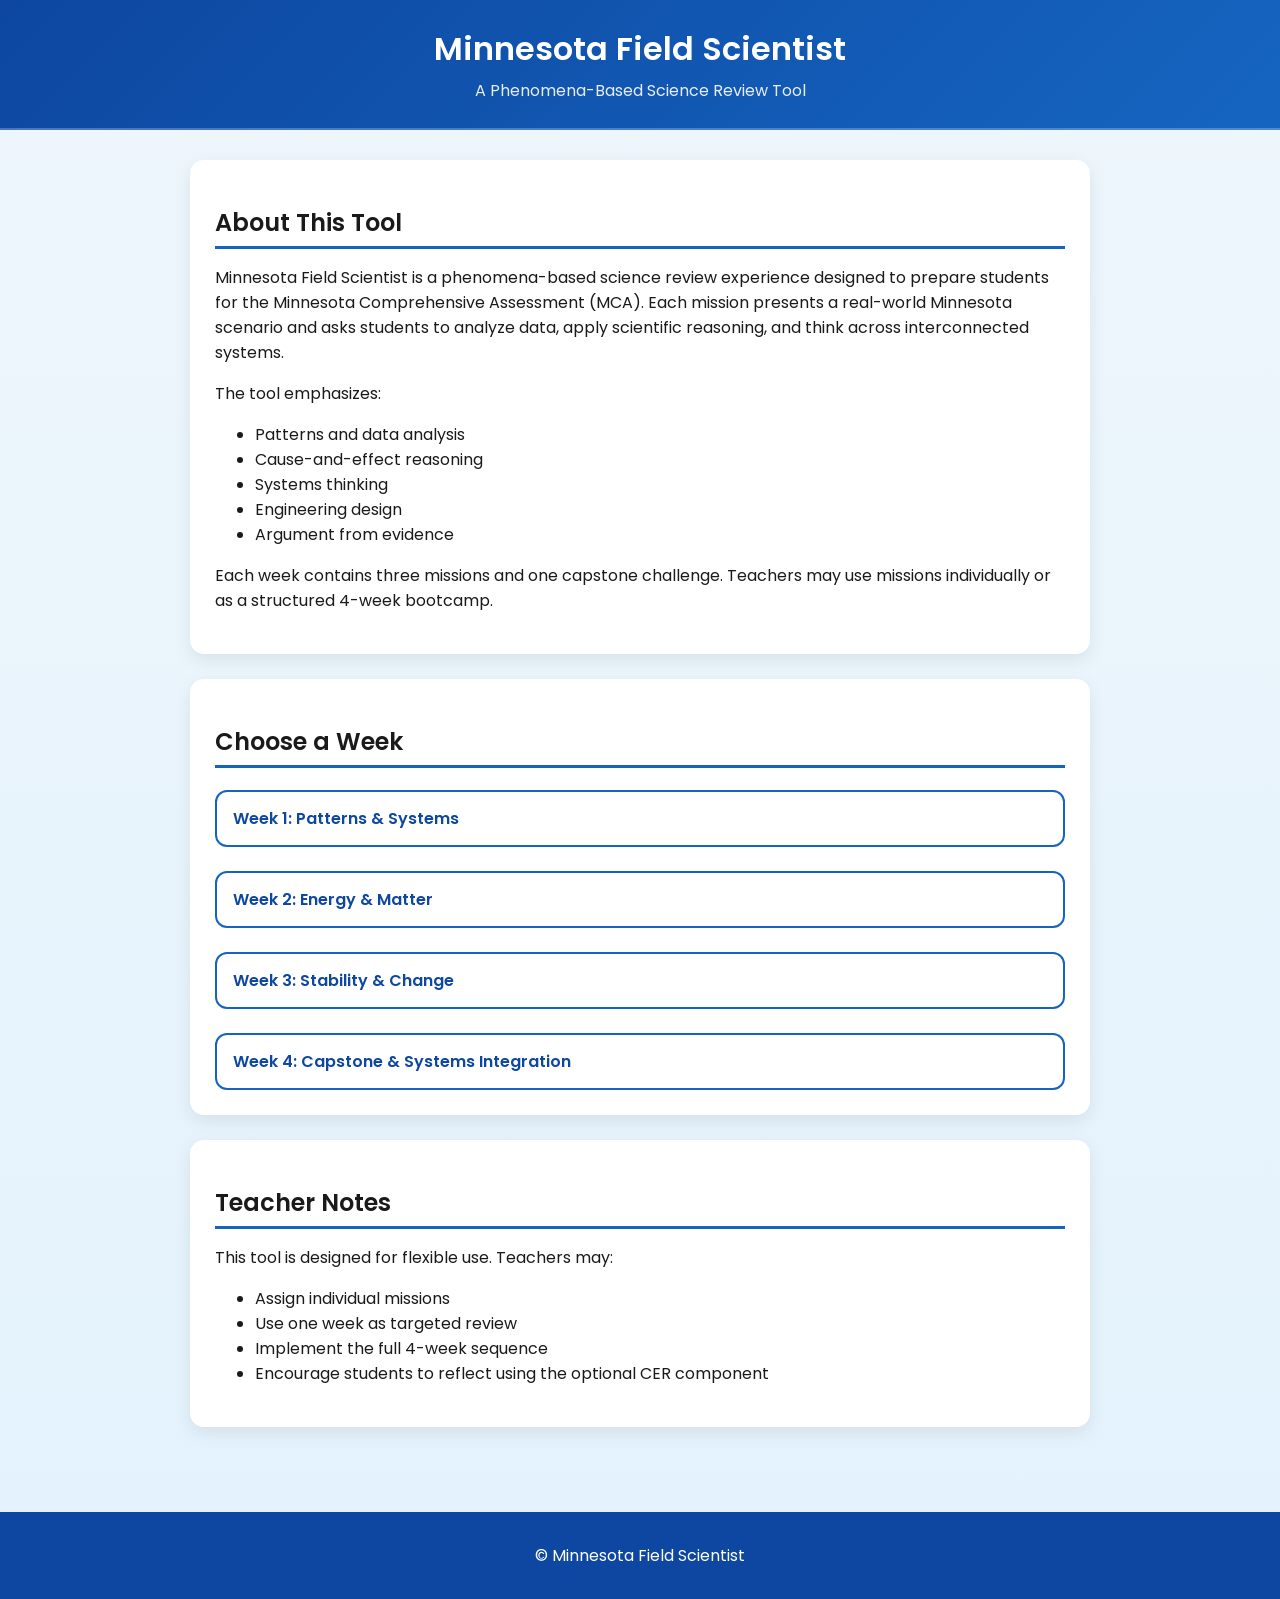
<file: index.html>
<!DOCTYPE html>
<html>
<head>
<meta charset="UTF-8">
<title>Minnesota Field Scientist</title>
<link href="https://fonts.googleapis.com/css2?family=Poppins:wght@400;600&display=swap" rel="stylesheet">
<link rel="stylesheet" href="style.css">
</head>

<body>

<header>
<h1>Minnesota Field Scientist</h1>
<p>A Phenomena-Based Science Review Tool</p>
</header>

<div class="container">

<div class="card">
<h2>About This Tool</h2>
<p>
Minnesota Field Scientist is a phenomena-based science review experience designed to prepare students for the Minnesota Comprehensive Assessment (MCA). Each mission presents a real-world Minnesota scenario and asks students to analyze data, apply scientific reasoning, and think across interconnected systems.
</p>

<p>
The tool emphasizes:
</p>

<ul>
<li>Patterns and data analysis</li>
<li>Cause-and-effect reasoning</li>
<li>Systems thinking</li>
<li>Engineering design</li>
<li>Argument from evidence</li>
</ul>

<p>
Each week contains three missions and one capstone challenge. Teachers may use missions individually or as a structured 4-week bootcamp.
</p>
</div>

<div class="card">
<h2>Choose a Week</h2>

<div class="missionList">

<a class="missionBtn" href="week1.html">
Week 1: Patterns & Systems
</a>

<a class="missionBtn" href="week2.html">
Week 2: Energy & Matter
</a>

<a class="missionBtn" href="week3.html">
Week 3: Stability & Change
</a>

<a class="missionBtn" href="week4.html">
Week 4: Capstone & Systems Integration
</a>

</div>

</div>

<div class="card">
<h2>Teacher Notes</h2>
<p>
This tool is designed for flexible use. Teachers may:
</p>
<ul>
<li>Assign individual missions</li>
<li>Use one week as targeted review</li>
<li>Implement the full 4-week sequence</li>
<li>Encourage students to reflect using the optional CER component</li>
</ul>
</div>

</div>

<footer>
<p>© Minnesota Field Scientist</p>
</footer>

</body>
</html>
</file>
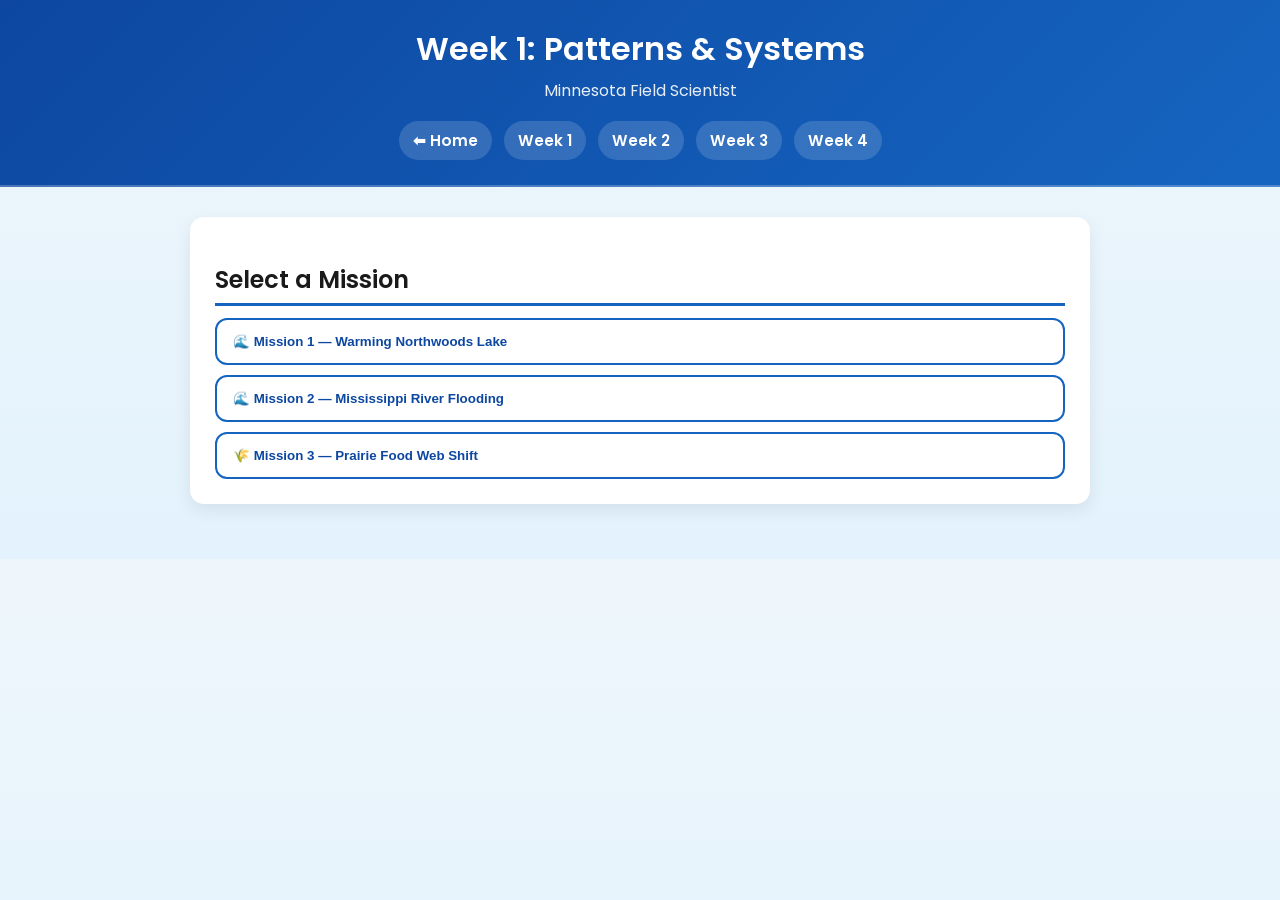
<file: week1.html>
<!DOCTYPE html>
<html>
<head>
<meta charset="UTF-8">
<title>Week 1 — Patterns & Systems</title>
<link href="https://fonts.googleapis.com/css2?family=Poppins:wght@400;600&display=swap" rel="stylesheet">
<link rel="stylesheet" href="style.css">
</head>

<body>

<header>
<h1>Week 1: Patterns & Systems</h1>
<p>Minnesota Field Scientist</p>

<nav class="navBar">
<a href="index.html">⬅ Home</a>
<a href="week1.html">Week 1</a>
<a href="week2.html">Week 2</a>
<a href="week3.html">Week 3</a>
<a href="week4.html">Week 4</a>
</nav>
</header>

<div class="container">

<div class="card">
<h2>Select a Mission</h2>

<button class="missionBtn" onclick="loadMission(1)">
🌊 Mission 1 — Warming Northwoods Lake
</button>

<button class="missionBtn" onclick="loadMission(2)">
🌊 Mission 2 — Mississippi River Flooding
</button>

<button class="missionBtn" onclick="loadMission(3)">
🌾 Mission 3 — Prairie Food Web Shift
</button>

</div>

<div id="missionArea"></div>

</div>

<script>

/* =============================
   WEEK 1 MISSION BANK
============================= */
const missionBank = {

1: {
title: "Mission 1: Warming Northwoods Lake",
scenario:
"<p>Over five summers, researchers studying a northern Minnesota lake recorded steadily rising July water temperatures.</p>" +
"<table>" +
"<tr><th>Year</th><th>Temp (°C)</th></tr>" +
"<tr><td>1</td><td>20</td></tr>" +
"<tr><td>2</td><td>21</td></tr>" +
"<tr><td>3</td><td>22</td></tr>" +
"<tr><td>4</td><td>24</td></tr>" +
"<tr><td>5</td><td>25</td></tr>" +
"</table>",
questions: [
{
q: "Which statement best describes the pattern shown in the data table?",
options: [
"The temperature remained constant across all five years.",
"The temperature increased overall during the five-year period.",
"The temperature decreased sharply in the final year.",
"The temperature changed randomly without a clear trend."
],
correct: 1,
explanation: "The data show a steady increase from 20°C to 25°C."
},
{
q: "In this investigation, which variable is changing over time?",
options: [
"Year",
"Average water temperature",
"Type of fish present",
"Amount of rainfall"
],
correct: 1,
explanation: "Average water temperature changes across years."
},
{
q: "Which explanation best connects rising water temperature to declining fish populations?",
options: [
"Warmer water holds less dissolved oxygen.",
"Warmer water freezes faster.",
"Sunlight disappears.",
"Fish stop interacting with water."
],
correct: 0,
explanation: "Warm water reduces dissolved oxygen needed by fish."
},
{
q: "Based on the data, which conclusion is most reasonable?",
options: [
"The ecosystem may be experiencing long-term change.",
"The ecosystem is perfectly stable.",
"The lake will immediately dry up.",
"The temperature guarantees fish extinction."
],
correct: 0,
explanation: "Sustained warming suggests system-level change."
}
]
},

2: {
title: "Mission 2: Mississippi River Flooding",
scenario:
"<p>In early April, rapid snowmelt combined with heavy rainfall caused the Mississippi River near St. Paul to rise quickly. Scientists measured river flow over four days and observed dramatic increases.</p>" +
"<table>" +
"<tr><th>Day</th><th>River Flow (CFS)</th></tr>" +
"<tr><td>1</td><td>15000</td></tr>" +
"<tr><td>2</td><td>22000</td></tr>" +
"<tr><td>3</td><td>35000</td></tr>" +
"<tr><td>4</td><td>40000</td></tr>" +
"</table>",
questions: [
{
q: "Which statement best describes how the river flow changed over the four-day period?",
options: [
"The river flow decreased steadily each day.",
"The river flow increased overall each day.",
"The river flow remained constant.",
"The river flow changed randomly."
],
correct: 1,
explanation: "The flow increased from 15,000 to 40,000 CFS."
},
{
q: "Which is the dependent variable in this investigation?",
options: [
"Day",
"River flow (CFS)",
"Snowfall amount",
"Air temperature"
],
correct: 1,
explanation: "River flow changes in response to environmental conditions."
},
{
q: "Which explanation best describes why erosion increased?",
options: [
"Faster-moving water exerts greater force on soil particles.",
"Increased river flow removes gravity.",
"Higher water levels prevent soil from interacting with water.",
"Riverbanks become stronger when water levels rise."
],
correct: 0,
explanation: "Greater water speed increases force on riverbanks."
},
{
q: "Based on the data, which conclusion is most reasonable?",
options: [
"The river system remained stable.",
"The river system experienced rapid change indicating instability.",
"The river permanently changed direction.",
"The river stopped responding to weather."
],
correct: 1,
explanation: "Rapid increases in flow indicate instability."
}
]
},

3: {
title: "Mission 3: Prairie Food Web Shift",
scenario:
"<p>After an unusually mild winter in western Minnesota, ecologists observed a sharp increase in grasshopper populations across prairie sites. Researchers also recorded decreases in prairie grass coverage.</p>" +
"<table>" +
"<tr><th>Year</th><th>Grasshoppers per m²</th></tr>" +
"<tr><td>1</td><td>12</td></tr>" +
"<tr><td>2</td><td>14</td></tr>" +
"<tr><td>3</td><td>13</td></tr>" +
"<tr><td>4</td><td>25</td></tr>" +
"</table>",
questions: [
{
q: "Which statement best describes the pattern in grasshopper population?",
options: [
"The population remained constant.",
"The population decreased steadily.",
"The population increased dramatically in Year 4.",
"The population changed randomly."
],
correct: 2,
explanation: "The population nearly doubled in Year 4."
},
{
q: "Which explanation best connects the mild winter to the population increase?",
options: [
"Mild winters allow more grasshoppers to survive.",
"Mild winters eliminate predators permanently.",
"Mild winters reduce sunlight.",
"Mild winters freeze the soil."
],
correct: 0,
explanation: "Higher survival rates increase spring population."
},
{
q: "If grasshopper populations continue to increase, which outcome is most likely?",
options: [
"Prairie grass populations increase.",
"Prairie grass populations decrease due to consumption.",
"All predators disappear instantly.",
"Sunlight levels decrease."
],
correct: 1,
explanation: "More herbivores consume more grasses."
},
{
q: "Which best describes the prairie ecosystem response?",
options: [
"It remains perfectly stable.",
"It may experience short-term instability.",
"It permanently collapses.",
"It instantly returns to original balance."
],
correct: 1,
explanation: "Rapid population changes can destabilize ecosystems."
}
]
}

};


/* =============================
   ENGINE
============================= */

function loadMission(id){
var m = missionBank[id];

var html = "<div class='card'><h2>" + m.title + "</h2>";
html += m.scenario;

for (var i = 0; i < m.questions.length; i++) {

var q = m.questions[i];

html += "<div class='questionBlock'><strong>Q" + (i+1) + ":</strong> " + q.q + "</div>";

for (var j = 0; j < q.options.length; j++) {
html += "<input type='radio' name='q" + i + "' value='" + j + "'> " + q.options[j] + "<br>";
}

}

html += "<button onclick='submitMission(" + id + ")'>Submit Mission</button>";
html += "</div>";

document.getElementById("missionArea").innerHTML = html;
}

function submitMission(id){

var m = missionBank[id];
var correctCount = 0;

var reviewHTML = "<div class='card'><h2>Mission Review</h2>";

for (var i = 0; i < m.questions.length; i++) {

var selected = document.querySelector("input[name='q" + i + "']:checked");
var answer = selected ? parseInt(selected.value) : -1;

if (answer === m.questions[i].correct) {
correctCount++;
}

reviewHTML += "<div class='reviewBox'><strong>Q" + (i+1) + "</strong><br>";
reviewHTML += "Correct Answer: " + m.questions[i].options[m.questions[i].correct] + "<br>";
reviewHTML += "🧠 " + m.questions[i].explanation + "</div>";
}

reviewHTML += "Score: " + correctCount + "/" + m.questions.length + "<br>";
reviewHTML += "<button onclick='loadMission(" + id + ")'>Retake</button>";
reviewHTML += "<button onclick=\"document.getElementById('missionArea').innerHTML=''\">Back</button>";
reviewHTML += "</div>";

document.getElementById("missionArea").innerHTML = reviewHTML;
}

</script>

</body>
</html>
</file>
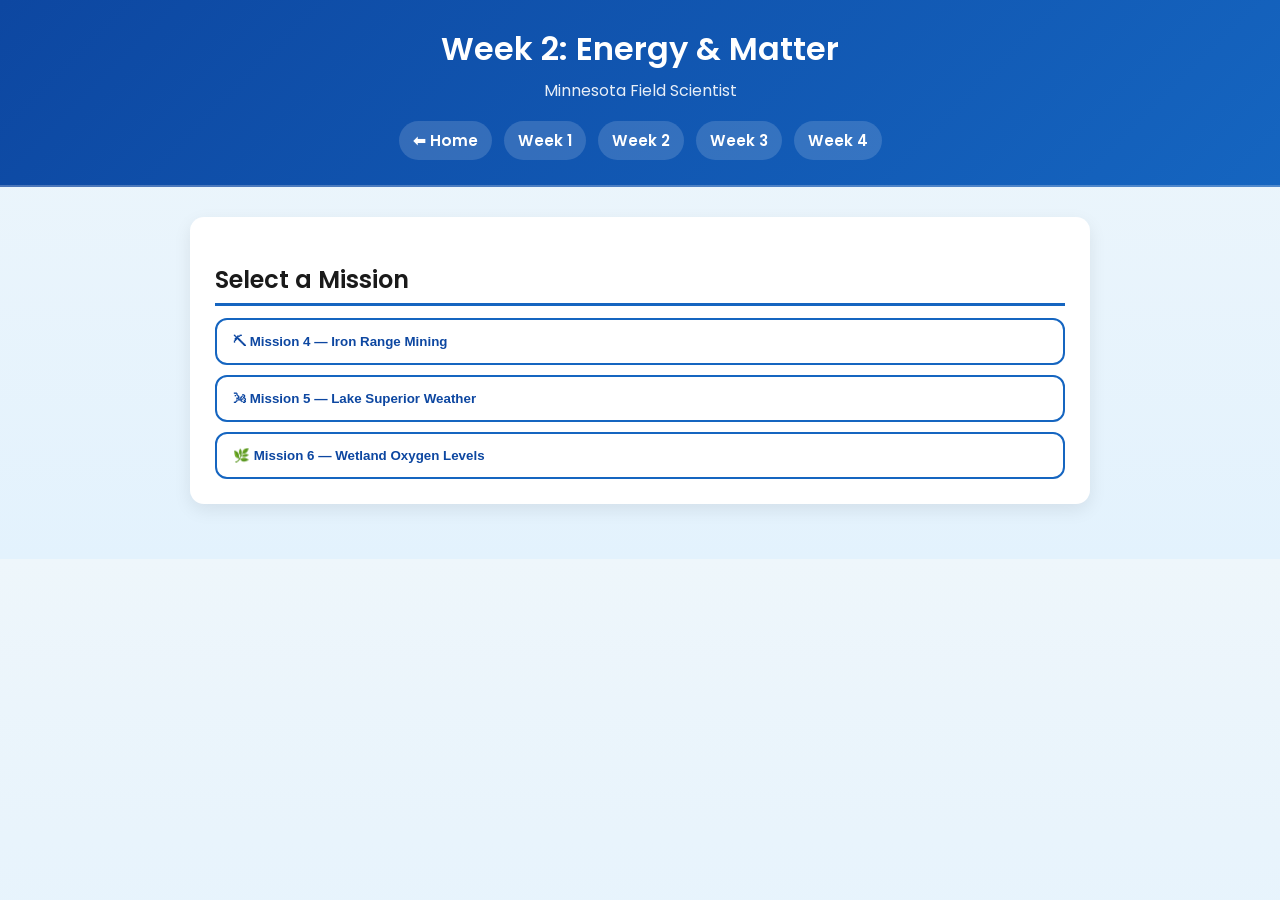
<file: week2.html>
<!DOCTYPE html>
<html>
<head>
<meta charset="UTF-8">
<title>Week 2 — Energy & Matter</title>
<link href="https://fonts.googleapis.com/css2?family=Poppins:wght@400;600&display=swap" rel="stylesheet">
<link rel="stylesheet" href="style.css">
</head>

<body>

<header>
<h1>Week 2: Energy & Matter</h1>
<p>Minnesota Field Scientist</p>

<nav class="navBar">
<a href="index.html">⬅ Home</a>
<a href="week1.html">Week 1</a>
<a href="week2.html">Week 2</a>
<a href="week3.html">Week 3</a>
<a href="week4.html">Week 4</a>
</nav>
</header>

<div class="container">

<div class="card">
<h2>Select a Mission</h2>

<button class="missionBtn" onclick="loadMission(4)">
⛏ Mission 4 — Iron Range Mining
</button>

<button class="missionBtn" onclick="loadMission(5)">
🌬 Mission 5 — Lake Superior Weather
</button>

<button class="missionBtn" onclick="loadMission(6)">
🌿 Mission 6 — Wetland Oxygen Levels
</button>

</div>

<div id="missionArea"></div>

</div>

<script>

/* =============================
   WEEK 2 MISSION BANK
============================= */

const missionBank = {

4: {
title: "Mission 4: Iron Range Mining",
scenario:
"<p>Surface mining in northeastern Minnesota has reduced forest cover over the past decade, exposing more soil and altering nearby land systems. Scientists are studying how these changes affect erosion and water quality.</p>" +
"<table>" +
"<tr><th>Year</th><th>Forest Cover (%)</th></tr>" +
"<tr><td>1</td><td>82</td></tr>" +
"<tr><td>3</td><td>79</td></tr>" +
"<tr><td>5</td><td>73</td></tr>" +
"<tr><td>7</td><td>65</td></tr>" +
"<tr><td>10</td><td>58</td></tr>" +
"</table>",
questions: [
{
q: "Which statement best describes the trend in forest cover over time?",
options: [
"Forest cover remained stable throughout the ten years.",
"Forest cover gradually increased over time.",
"Forest cover decreased steadily over the ten-year period.",
"Forest cover fluctuated randomly without a trend."
],
correct: 2,
explanation: "The data show a consistent decrease in forest cover from 82% to 58%."
},
{
q: "Which outcome is most likely to occur as forest cover decreases?",
options: [
"Increased soil erosion due to reduced root systems.",
"Decreased water runoff during heavy rain.",
"Increased oxygen production in the area.",
"Reduced surface temperatures."
],
correct: 0,
explanation: "Tree roots stabilize soil. Removing them increases erosion risk."
},
{
q: "How might decreased forest cover affect nearby rivers and streams?",
options: [
"Rivers may experience increased sediment due to erosion.",
"Rivers will permanently stop flowing.",
"Rivers will become saltwater systems.",
"Rivers will freeze year-round."
],
correct: 0,
explanation: "Erosion increases sediment entering water systems."
},
{
q: "Which strategy would best reduce environmental impact while allowing mining to continue?",
options: [
"Replant native trees after mining operations.",
"Increase the size of mining areas.",
"Remove all nearby vegetation permanently.",
"Drain nearby wetlands."
],
correct: 0,
explanation: "Reforestation helps restore ecosystem stability."
}
]
},

5: {
title: "Mission 5: Lake Superior Weather",
scenario:
"<p>During late fall, cold air masses frequently move across Lake Superior. Meteorologists observe that communities downwind often experience heavy snowfall, even when nearby areas receive little precipitation. Scientists call this phenomenon lake-effect snow.</p>" +
"<table>" +
"<tr><th>Lake Surface Temp (°C)</th><th>Air Temp (°C)</th></tr>" +
"<tr><td>8</td><td>-5</td></tr>" +
"</table>",
questions: [
{
q: "Why does air temperature change as it moves over Lake Superior?",
options: [
"Heat energy transfers from the warmer lake water to the colder air.",
"The lake removes moisture from the air.",
"Cold air absorbs sunlight directly from space.",
"The lake freezes instantly."
],
correct: 0,
explanation: "Heat energy moves from warmer lake water into the colder air above it."
},
{
q: "Why does lake-effect snow often occur downwind of Lake Superior?",
options: [
"Warmed air rises, collects moisture, and cools as it moves over land.",
"Snow forms only directly above the lake.",
"Cold air prevents evaporation.",
"Wind removes moisture from clouds."
],
correct: 0,
explanation: "Warm moist air rises from the lake and cools over land, forming snow."
},
{
q: "Which system interaction is responsible for lake-effect snow?",
options: [
"Interaction between hydrosphere and atmosphere.",
"Interaction between biosphere and lithosphere.",
"Interaction between crust and mantle.",
"Interaction between sunspots and tides."
],
correct: 0,
explanation: "The atmosphere (air) and hydrosphere (lake water) interact to produce snowfall."
},
{
q: "Which variable most affects the amount of lake-effect snow?",
options: [
"The temperature difference between lake water and air.",
"The number of fish in the lake.",
"The amount of soil near the lake.",
"The number of clouds in the sky."
],
correct: 0,
explanation: "Greater temperature differences increase heat and moisture transfer."
}
]
},
6: {
title: "Mission 6: Wetland Photosynthesis",
scenario:
"<p>Scientists studying a Minnesota wetland measured dissolved oxygen levels in the water while tracking changes in sunlight due to increased cloud cover. They noticed that oxygen levels dropped when sunlight decreased.</p>" +
"<table>" +
"<tr><th>Week</th><th>Sunlight (hrs/day)</th><th>Dissolved Oxygen (mg/L)</th></tr>" +
"<tr><td>1</td><td>10</td><td>8.5</td></tr>" +
"<tr><td>2</td><td>8</td><td>7.2</td></tr>" +
"<tr><td>3</td><td>6</td><td>6.1</td></tr>" +
"<tr><td>4</td><td>5</td><td>5.4</td></tr>" +
"</table>",
questions: [
{
q: "Which statement best describes the relationship between sunlight and oxygen levels?",
options: [
"As sunlight decreases, dissolved oxygen decreases.",
"As sunlight decreases, dissolved oxygen increases.",
"Oxygen levels remain constant.",
"No relationship exists."
],
correct: 0,
explanation: "The data show oxygen levels falling as sunlight decreases."
},
{
q: "Why does reduced sunlight lead to lower oxygen levels?",
options: [
"Sunlight powers photosynthesis, which produces oxygen.",
"Sunlight removes oxygen from water.",
"Sunlight causes water to evaporate.",
"Sunlight prevents plants from growing."
],
correct: 0,
explanation: "Photosynthesis requires light energy and releases oxygen."
},
{
q: "How might decreasing oxygen affect fish in the wetland?",
options: [
"Fish populations may decrease due to lower oxygen.",
"Fish populations immediately increase.",
"Fish become plants.",
"No effect occurs."
],
correct: 0,
explanation: "Fish need dissolved oxygen for cellular respiration."
},
{
q: "Which conclusion is most reasonable based on the data?",
options: [
"The wetland ecosystem may become unstable if oxygen keeps decreasing.",
"The wetland ecosystem is completely unaffected.",
"The wetland will instantly dry up.",
"Sunlight no longer affects ecosystems."
],
correct: 0,
explanation: "Lower oxygen can disrupt ecosystem balance."
}
]
}

};

/* =============================
   ENGINE (Same as Week 1)
============================= */

function loadMission(id){
let m = missionBank[id];
let html = `<div class="card"><h2>${m.title}</h2>${m.scenario}`;

m.questions.forEach((q,i)=>{
html+=`<p><strong>Q${i+1}: ${q.q}</strong></p>`;
q.options.forEach((opt,index)=>{
html+=`<input type="radio" name="q${i}" value="${index}"> ${opt}<br>`;
});
});

html+=`<button onclick="submitMission(${id})">Submit Mission</button></div>`;
document.getElementById("missionArea").innerHTML = html;
}

function submitMission(id){
let m = missionBank[id];
let correctCount=0;
let reviewHTML="<div class='card'><h2>Mission Review</h2>";

m.questions.forEach((q,i)=>{
let selected=document.querySelector(`input[name="q${i}"]:checked`);
let answer=selected?parseInt(selected.value):-1;

if(answer===q.correct){correctCount++;}

reviewHTML+=`
<div class="reviewBox">
<strong>Q${i+1}</strong><br>
Correct Answer: ${q.options[q.correct]}<br>
🧠 ${q.explanation}
</div>`;
});

reviewHTML+=`Score: ${correctCount}/${m.questions.length}<br>
<button onclick="loadMission(${id})">Retake</button>
<button onclick="document.getElementById('missionArea').innerHTML=''">Back</button>
</div>`;

document.getElementById("missionArea").innerHTML = reviewHTML;
}

</script>

</body>
</html>
</file>
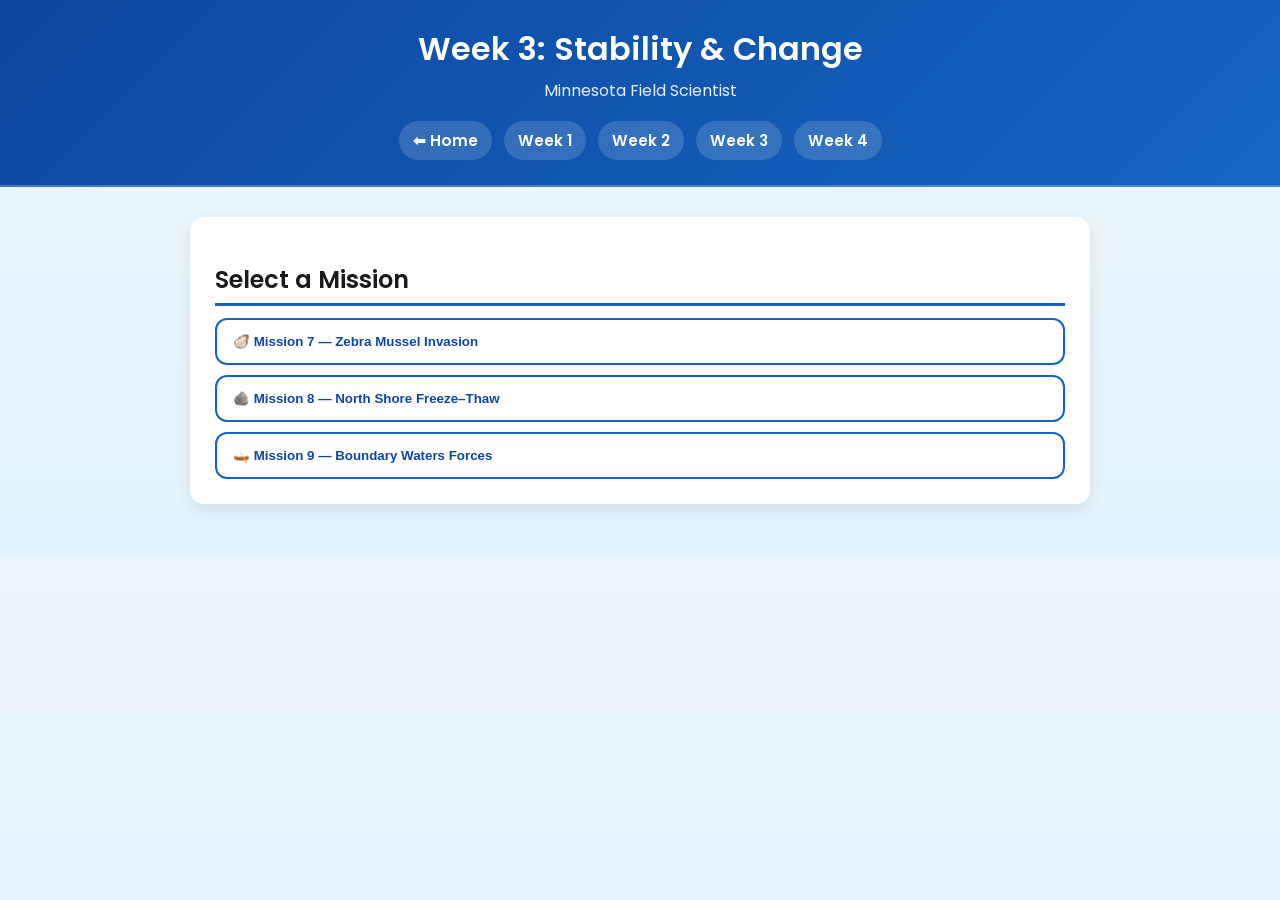
<file: week3.html>
<!DOCTYPE html>
<html>
<head>
<meta charset="UTF-8">
<title>Week 3 — Stability & Change</title>
<link href="https://fonts.googleapis.com/css2?family=Poppins:wght@400;600&display=swap" rel="stylesheet">
<link rel="stylesheet" href="style.css">
</head>

<body>

<header>
<h1>Week 3: Stability & Change</h1>
<p>Minnesota Field Scientist</p>

<nav class="navBar">
<a href="index.html">⬅ Home</a>
<a href="week1.html">Week 1</a>
<a href="week2.html">Week 2</a>
<a href="week3.html">Week 3</a>
<a href="week4.html">Week 4</a>
</nav>
</header>

<div class="container">

<div class="card">
<h2>Select a Mission</h2>

<button class="missionBtn" onclick="loadMission(7)">
🦪 Mission 7 — Zebra Mussel Invasion
</button>

<button class="missionBtn" onclick="loadMission(8)">
🪨 Mission 8 — North Shore Freeze–Thaw
</button>

<button class="missionBtn" onclick="loadMission(9)">
🛶 Mission 9 — Boundary Waters Forces
</button>

</div>

<div id="missionArea"></div>

</div>

<script>

/* =============================
   WEEK 3 MISSION BANK
============================= */

const missionBank = {

/* 7 */
7: {
title: "Mission 7: Zebra Mussel Invasion",
scenario:
"<p>Over the past decade, zebra mussels have spread to several Minnesota lakes. Scientists observed that as zebra mussel populations increased, native mussel populations declined significantly.</p>" +
"<table>" +
"<tr><th>Year</th><th>Native Mussel Population Index</th></tr>" +
"<tr><td>1</td><td>100</td></tr>" +
"<tr><td>3</td><td>92</td></tr>" +
"<tr><td>5</td><td>75</td></tr>" +
"<tr><td>7</td><td>60</td></tr>" +
"<tr><td>10</td><td>45</td></tr>" +
"</table>",
questions: [
{
q: "Which statement best describes the trend in native mussel populations?",
options: [
"Native mussel populations increased over time.",
"Native mussel populations decreased over time.",
"Native mussel populations remained constant.",
"Native mussel populations changed randomly."
],
correct: 1,
explanation: "The population index decreases steadily from 100 to 45."
},
{
q: "Which explanation best accounts for the decline in native mussels?",
options: [
"Zebra mussels compete for food and habitat resources.",
"Zebra mussels increase oxygen levels in the lake.",
"Native mussels stop interacting with water.",
"Zebra mussels eliminate sunlight."
],
correct: 0,
explanation: "Invasive zebra mussels compete for limited resources."
},
{
q: "How might declining native mussels affect the lake ecosystem?",
options: [
"Changes in water clarity and nutrient cycling.",
"The lake permanently freezes.",
"All fish disappear instantly.",
"The lake becomes saltwater."
],
correct: 0,
explanation: "Mussels influence nutrient flow and water quality."
},
{
q: "Which conclusion is most reasonable?",
options: [
"The ecosystem may experience long-term instability.",
"The ecosystem remains perfectly stable.",
"The lake permanently disappears.",
"No measurable effect occurs."
],
correct: 0,
explanation: "Reduced biodiversity can destabilize ecosystems."
}
]
},

/* 8 */
8: {
title: "Mission 8: North Shore Freeze–Thaw",
scenario:
"<p>Along Minnesota’s North Shore of Lake Superior, cliffs experience repeated freezing and thawing during fall and spring. Water enters cracks in rock during warm days and freezes overnight, expanding and widening the cracks.</p>" +
"<table>" +
"<tr><th>Day</th><th>High Temp (°C)</th><th>Low Temp (°C)</th></tr>" +
"<tr><td>1</td><td>3</td><td>-4</td></tr>" +
"<tr><td>2</td><td>5</td><td>-2</td></tr>" +
"<tr><td>3</td><td>4</td><td>-3</td></tr>" +
"<tr><td>4</td><td>6</td><td>-1</td></tr>" +
"<tr><td>5</td><td>2</td><td>-5</td></tr>" +
"</table>",
questions: [
{
q: "Which statement best describes the temperature pattern during the week?",
options: [
"Temperatures remained below freezing all week.",
"Temperatures remained above freezing all week.",
"Temperatures fluctuated above and below freezing each day.",
"Temperatures steadily increased."
],
correct: 2,
explanation: "Temperatures repeatedly cross the freezing point."
},
{
q: "Why do cracks in rock widen during freeze–thaw cycles?",
options: [
"Water expands when it freezes.",
"Ice shrinks when frozen.",
"Wind melts rock.",
"Sunlight freezes water."
],
correct: 0,
explanation: "Water expands as it freezes, increasing pressure."
},
{
q: "Which conclusion is most reasonable about the cliffs over time?",
options: [
"The cliffs remain completely unchanged.",
"Repeated freeze–thaw cycles may gradually destabilize the cliffs.",
"The cliffs instantly collapse after one freeze.",
"Temperature changes prevent rock movement."
],
correct: 1,
explanation: "Repeated stress weakens rock structures."
},
{
q: "How might increased freeze–thaw activity affect Lake Superior?",
options: [
"Increased sediment entering the lake.",
"The lake permanently disappears.",
"The lake freezes year-round.",
"No interaction occurs."
],
correct: 0,
explanation: "Weathering can increase sediment entering water systems."
}
]
},

/* 9 */
9: {
title: "Mission 9: Boundary Waters Canoe Forces",
scenario:
"<p>During a science field trip in Minnesota’s Boundary Waters, students measured how wind and paddling forces affected canoe movement. Two paddlers pushed forward while wind pushed against the canoe.</p>",
questions: [
{
q: "If Student A paddles with 50 N and Student B paddles with 50 N forward, what is the total forward force?",
options: [
"0 N",
"50 N",
"100 N",
"150 N"
],
correct: 2,
explanation: "50 N + 50 N = 100 N forward force."
},
{
q: "If wind pushes backward with 100 N, what is the net force on the canoe?",
options: [
"0 N",
"100 N forward",
"100 N backward",
"200 N forward"
],
correct: 0,
explanation: "Equal and opposite forces cancel out."
},
{
q: "Based on the net force, how will the canoe move?",
options: [
"It will accelerate forward.",
"It will accelerate backward.",
"It will remain at constant velocity.",
"It will spin."
],
correct: 2,
explanation: "Balanced forces cause no acceleration."
},
{
q: "If wind increases to 150 N, what will happen?",
options: [
"The canoe accelerates backward.",
"The canoe accelerates forward.",
"The forces remain balanced.",
"The canoe stops interacting with wind."
],
correct: 0,
explanation: "150 N backward is greater than 100 N forward."
}
]
}
};

/* =============================
   ENGINE
============================= */

function loadMission(id){
let m = missionBank[id];
let html = `<div class="card"><h2>${m.title}</h2>${m.scenario}`;

m.questions.forEach((q,i)=>{
html+=`<p><strong>Q${i+1}: ${q.q}</strong></p>`;
q.options.forEach((opt,index)=>{
html+=`<input type="radio" name="q${i}" value="${index}"> ${opt}<br>`;
});
});

html+=`<button onclick="submitMission(${id})">Submit Mission</button></div>`;
document.getElementById("missionArea").innerHTML = html;
}

function submitMission(id){
let m = missionBank[id];
let correctCount=0;
let reviewHTML="<div class='card'><h2>Mission Review</h2>";

m.questions.forEach((q,i)=>{
let selected=document.querySelector(`input[name="q${i}"]:checked`);
let answer=selected?parseInt(selected.value):-1;

if(answer===q.correct){correctCount++;}

reviewHTML+=`
<div class="reviewBox">
<strong>Q${i+1}</strong><br>
Correct Answer: ${q.options[q.correct]}<br>
🧠 ${q.explanation}
</div>`;
});

reviewHTML+=`Score: ${correctCount}/${m.questions.length}<br>
<button onclick="loadMission(${id})">Retake</button>
<button onclick="document.getElementById('missionArea').innerHTML=''">Back</button>
</div>`;

document.getElementById("missionArea").innerHTML = reviewHTML;
}

</script>

</body>
</html>
</file>
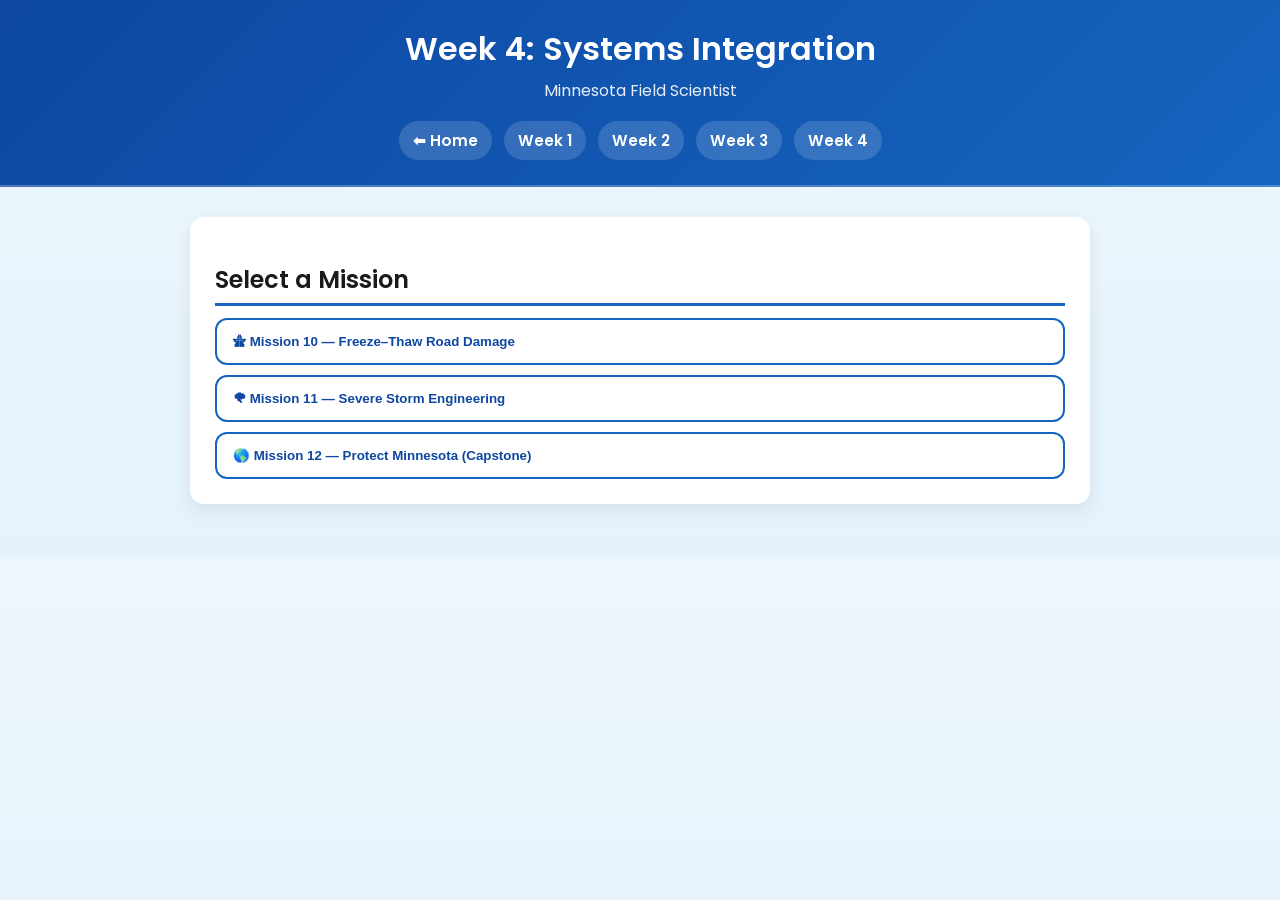
<file: week4.html>
<!DOCTYPE html>
<html>
<head>
<meta charset="UTF-8">
<title>Week 4 — Systems Integration</title>
<link href="https://fonts.googleapis.com/css2?family=Poppins:wght@400;600&display=swap" rel="stylesheet">
<link rel="stylesheet" href="style.css">
</head>

<body>

<header>
<h1>Week 4: Systems Integration</h1>
<p>Minnesota Field Scientist</p>

<nav class="navBar">
<a href="index.html">⬅ Home</a>
<a href="week1.html">Week 1</a>
<a href="week2.html">Week 2</a>
<a href="week3.html">Week 3</a>
<a href="week4.html">Week 4</a>
</nav>
</header>

<div class="container">

<div class="card">
<h2>Select a Mission</h2>

<button class="missionBtn" onclick="loadMission(10)">
🛣 Mission 10 — Freeze–Thaw Road Damage
</button>

<button class="missionBtn" onclick="loadMission(11)">
🌪 Mission 11 — Severe Storm Engineering
</button>

<button class="missionBtn" onclick="loadMission(12)">
🌎 Mission 12 — Protect Minnesota (Capstone)
</button>

</div>

<div id="missionArea"></div>

</div>

<script>

const missionBank = {

10:{
title:"Mission 10: Freeze–Thaw Road Damage",
scenario:
"<p>Minnesota road crews observe potholes forming after repeated freezing and thawing cycles. Water enters cracks during the day and freezes at night.</p>" +
"<table>" +
"<tr><th>Day</th><th>High Temp (°C)</th><th>Low Temp (°C)</th></tr>" +
"<tr><td>1</td><td>4</td><td>-3</td></tr>" +
"<tr><td>2</td><td>6</td><td>-2</td></tr>" +
"<tr><td>3</td><td>3</td><td>-4</td></tr>" +
"<tr><td>4</td><td>5</td><td>-1</td></tr>" +
"<tr><td>5</td><td>2</td><td>-5</td></tr>" +
"</table>",
questions:[
{
q:"Which pattern allows freeze–thaw damage to occur?",
options:[
"Temperatures stay above freezing.",
"Temperatures stay below freezing.",
"Temperatures fluctuate above and below freezing.",
"Temperatures remain constant."
],
correct:2,
explanation:"Freeze–thaw cycles occur when temperatures cross 0°C."
},
{
q:"Why does freezing water damage pavement?",
options:[
"Water expands when it freezes.",
"Water shrinks when frozen.",
"Ice absorbs sunlight.",
"Ice removes gravity."
],
correct:0,
explanation:"Water expands when freezing and exerts pressure."
},
{
q:"Why do potholes appear after many cycles rather than one freeze?",
options:[
"Repeated expansion weakens pavement.",
"Pavement instantly collapses.",
"Vehicles prevent freezing.",
"Temperature changes stop cracks."
],
correct:0,
explanation:"Repeated stress gradually weakens structure."
},
{
q:"Which engineering strategy reduces freeze–thaw damage?",
options:[
"Improve drainage to remove water.",
"Add more cracks to pavement.",
"Block sunlight from roads.",
"Remove asphalt completely."
],
correct:0,
explanation:"Reducing water infiltration limits freezing expansion."
}
]
},

11:{
title:"Mission 11: Severe Storm Engineering",
scenario:
"<p>During a powerful Minnesota storm, wind speeds increased rapidly and damaged some structures while others remained intact.</p>" +
"<table>" +
"<tr><th>Time</th><th>Wind Speed (mph)</th></tr>" +
"<tr><td>2:00 PM</td><td>30</td></tr>" +
"<tr><td>3:00 PM</td><td>45</td></tr>" +
"<tr><td>4:00 PM</td><td>60</td></tr>" +
"<tr><td>5:00 PM</td><td>70</td></tr>" +
"</table>",
questions:[
{
q:"Which statement best describes the wind speed trend?",
options:[
"Wind speeds decreased.",
"Wind speeds increased steadily.",
"Wind speeds remained constant.",
"Wind speeds changed randomly."
],
correct:1,
explanation:"Wind speeds increased from 30 mph to 70 mph."
},
{
q:"Why do stronger winds increase structural damage risk?",
options:[
"Higher wind speeds exert greater force.",
"Wind removes gravity.",
"Wind freezes structures.",
"Wind reduces pressure."
],
correct:0,
explanation:"Force increases with wind speed."
},
{
q:"Which roof design reduces wind damage?",
options:[
"Aerodynamic sloped roof",
"Flat unsupported roof",
"Paper covering",
"Unanchored panels"
],
correct:0,
explanation:"Sloped roofs reduce uplift forces."
},
{
q:"Why must engineers consider trade-offs?",
options:[
"Stronger materials increase cost or weight.",
"All materials behave the same.",
"Wind never changes direction.",
"Buildings do not interact with weather."
],
correct:0,
explanation:"Engineering requires balancing cost, safety, and performance."
}
]
},

12:{
title:"Mission 12: Protect Minnesota (Capstone)",
scenario:
"<p>Minnesota scientists have observed warming lakes, stronger storms, invasive species spread, and infrastructure damage. Leaders must design solutions that consider multiple interconnected systems.</p>",
questions:[
{
q:"Which statement best explains why these problems are connected?",
options:[
"Climate patterns influence multiple systems.",
"Each change happens independently.",
"Storms only affect weather.",
"Lakes cannot affect rivers."
],
correct:0,
explanation:"Environmental systems are interconnected."
},
{
q:"Which conclusion is most reasonable?",
options:[
"Minnesota systems are experiencing long-term change.",
"Everything is stable.",
"All problems will disappear naturally.",
"No action is needed."
],
correct:0,
explanation:"The data suggest sustained environmental change."
},
{
q:"Which solution shows systems-level thinking?",
options:[
"Restore wetlands and reinforce infrastructure.",
"Focus only on roads.",
"Remove vegetation.",
"Increase pavement."
],
correct:0,
explanation:"Wetlands help manage flooding and support ecosystems."
},
{
q:"If storms and temperature variability increase, what is most likely?",
options:[
"Greater stress on ecosystems and infrastructure.",
"Immediate stabilization.",
"Elimination of seasons.",
"Independent systems."
],
correct:0,
explanation:"More variability increases system stress."
}
]
}

};

/* Same engine used in other weeks */

function loadMission(id){
let m = missionBank[id];
let html = "<div class='card'><h2>"+m.title+"</h2>"+m.scenario;

for (let i=0;i<m.questions.length;i++){
let q = m.questions[i];

html += "<div class='questionBlock'><strong>Q"+(i+1)+":</strong> "+q.q+"</div>";

for (let j=0;j<q.options.length;j++){
html += "<input type='radio' name='q"+i+"' value='"+j+"'> "+q.options[j]+"<br>";
}
}

if(id===12){
html += "<h3>Optional Reflection</h3>";
html += "<p>Explain why Minnesota must use systems-level solutions to address environmental change.</p>";
html += "<textarea rows='4'></textarea>";
}

html += "<button onclick='submitMission("+id+")'>Submit Mission</button></div>";

document.getElementById("missionArea").innerHTML = html;
}

function submitMission(id){
let m = missionBank[id];
let correctCount=0;
let reviewHTML="<div class='card'><h2>Mission Review</h2>";

for (let i=0;i<m.questions.length;i++){
let selected=document.querySelector("input[name='q"+i+"']:checked");
let answer=selected?parseInt(selected.value):-1;

if(answer===m.questions[i].correct){correctCount++;}

reviewHTML+="<div class='reviewBox'><strong>Q"+(i+1)+"</strong><br>";
reviewHTML+="Correct Answer: "+m.questions[i].options[m.questions[i].correct]+"<br>";
reviewHTML+="🧠 "+m.questions[i].explanation+"</div>";
}

reviewHTML+="Score: "+correctCount+"/"+m.questions.length+"<br>";
reviewHTML+="<button onclick='loadMission("+id+")'>Retake</button>";
reviewHTML+="<button onclick=\"document.getElementById('missionArea').innerHTML=''\">Back</button></div>";

document.getElementById("missionArea").innerHTML=reviewHTML;
}

</script>

</body>
</html>
</file>
<file: style.css>
@import url('https://fonts.googleapis.com/css2?family=Poppins:wght@400;600&display=swap');

/* =============================
   GLOBAL STYLES
============================= */

body {
margin: 0;
font-family: 'Poppins', sans-serif;
background: linear-gradient(to bottom, #eef6fb, #e3f2fd);
color: #1a1a1a;
}

/* =============================
   HEADER
============================= */

header {
background: linear-gradient(135deg, #0d47a1, #1565c0);
color: white;
padding: 25px;
text-align: center;
}

header h1 {
margin: 0;
font-weight: 600;
}

header p {
margin: 5px 0 0 0;
opacity: 0.9;
}
header {
background: linear-gradient(135deg, #0d47a1, #1565c0);
color: white;
padding: 25px;
text-align: center;
border-bottom: 2px solid rgba(255,255,255,0.25);
}

/* =============================
   LAYOUT
============================= */

.container {
padding: 30px;
max-width: 900px;
margin: auto;
}

/* =============================
   CARDS
============================= */

.card {
background: white;
padding: 25px;
border-radius: 14px;
margin-bottom: 25px;
box-shadow: 0 6px 18px rgba(0,0,0,0.08);
transition: transform 0.2s ease, box-shadow 0.2s ease;
}

.card:hover {
transform: translateY(-2px);
box-shadow: 0 8px 22px rgba(0,0,0,0.12);
}

/* =============================
   HEADINGS
============================= */

h2 {
margin-bottom: 10px;
border-bottom: 3px solid #1565c0;
padding-bottom: 6px;
font-weight: 600;
}

/* =============================
   MISSION BUTTONS
============================= */

.missionBtn {
display: block;
width: 100%;
background: white;
border: 2px solid #1565c0;
padding: 14px 16px;
border-radius: 12px;
text-align: left;
cursor: pointer;
font-weight: 600;
color: #0d47a1;
text-decoration: none;
transition: all 0.2s ease;
box-sizing: border-box;
}

.missionBtn:hover {
background: #1565c0;
color: white;
}
font-size: 1.05rem;
letter-spacing: 0.3px;
.missionBtn.completed {
background: #4caf50;
border-color: #4caf50;
color: white;
}
/* =============================
   QUESTIONS
============================= */

.questionBlock {
margin-top: 20px;
padding: 12px;
background: #f8fbff;
border-left: 4px solid #1565c0;
border-radius: 8px;
}

/* =============================
   REVIEW BOX
============================= */

.reviewBox {
background: #f1f8e9;
padding: 12px;
border-radius: 8px;
margin-bottom: 12px;
border-left: 4px solid #4caf50;
}

/* =============================
   TABLE STYLING
============================= */

table {
width: 100%;
border-collapse: collapse;
margin-top: 12px;
margin-bottom: 18px;
}

th {
background-color: #1565c0;
color: white;
padding: 10px;
text-align: center;
}

td {
padding: 8px;
text-align: center;
border: 1px solid #ddd;
}

tr:nth-child(even) {
background-color: #f2f6fb;
}

/* =============================
   PROGRESS BAR
============================= */

.progress {
height: 20px;
background: #cfd8dc;
border-radius: 10px;
overflow: hidden;
margin-top: 10px;
}

.bar {
height: 100%;
background: #4caf50;
width: 0%;
transition: width 0.3s ease;
}

/* =============================
   FOOTER
============================= */

footer {
text-align: center;
padding: 15px;
background: #0d47a1;
color: white;
margin-top: 30px;
}
a {
text-decoration: none;
}
.missionList {
display: flex;
flex-direction: column;
gap: 14px;
}
/* =============================
   MINNESOTA HEADER ACCENT
============================= */

header {
position: relative;
overflow: hidden;
}
/* =============================
   NAVIGATION BAR (Refined)
============================= */

.navBar {
margin-top: 18px;
display: flex;
justify-content: center;
gap: 12px;
flex-wrap: wrap;
}

.navBar a {
background: rgba(255,255,255,0.15);
color: white;
text-decoration: none;
padding: 8px 14px;
border-radius: 20px;
font-weight: 600;
font-size: 0.95rem;
transition: all 0.2s ease;
}

.navBar a:hover {
background: white;
color: #0d47a1;
}
/* Mission button layout */
.missionBtn {
display: block;
width: 100%;
text-align: left;
margin-top: 10px;
}
.card h2 {
margin-bottom: 12px;
}
</file>
